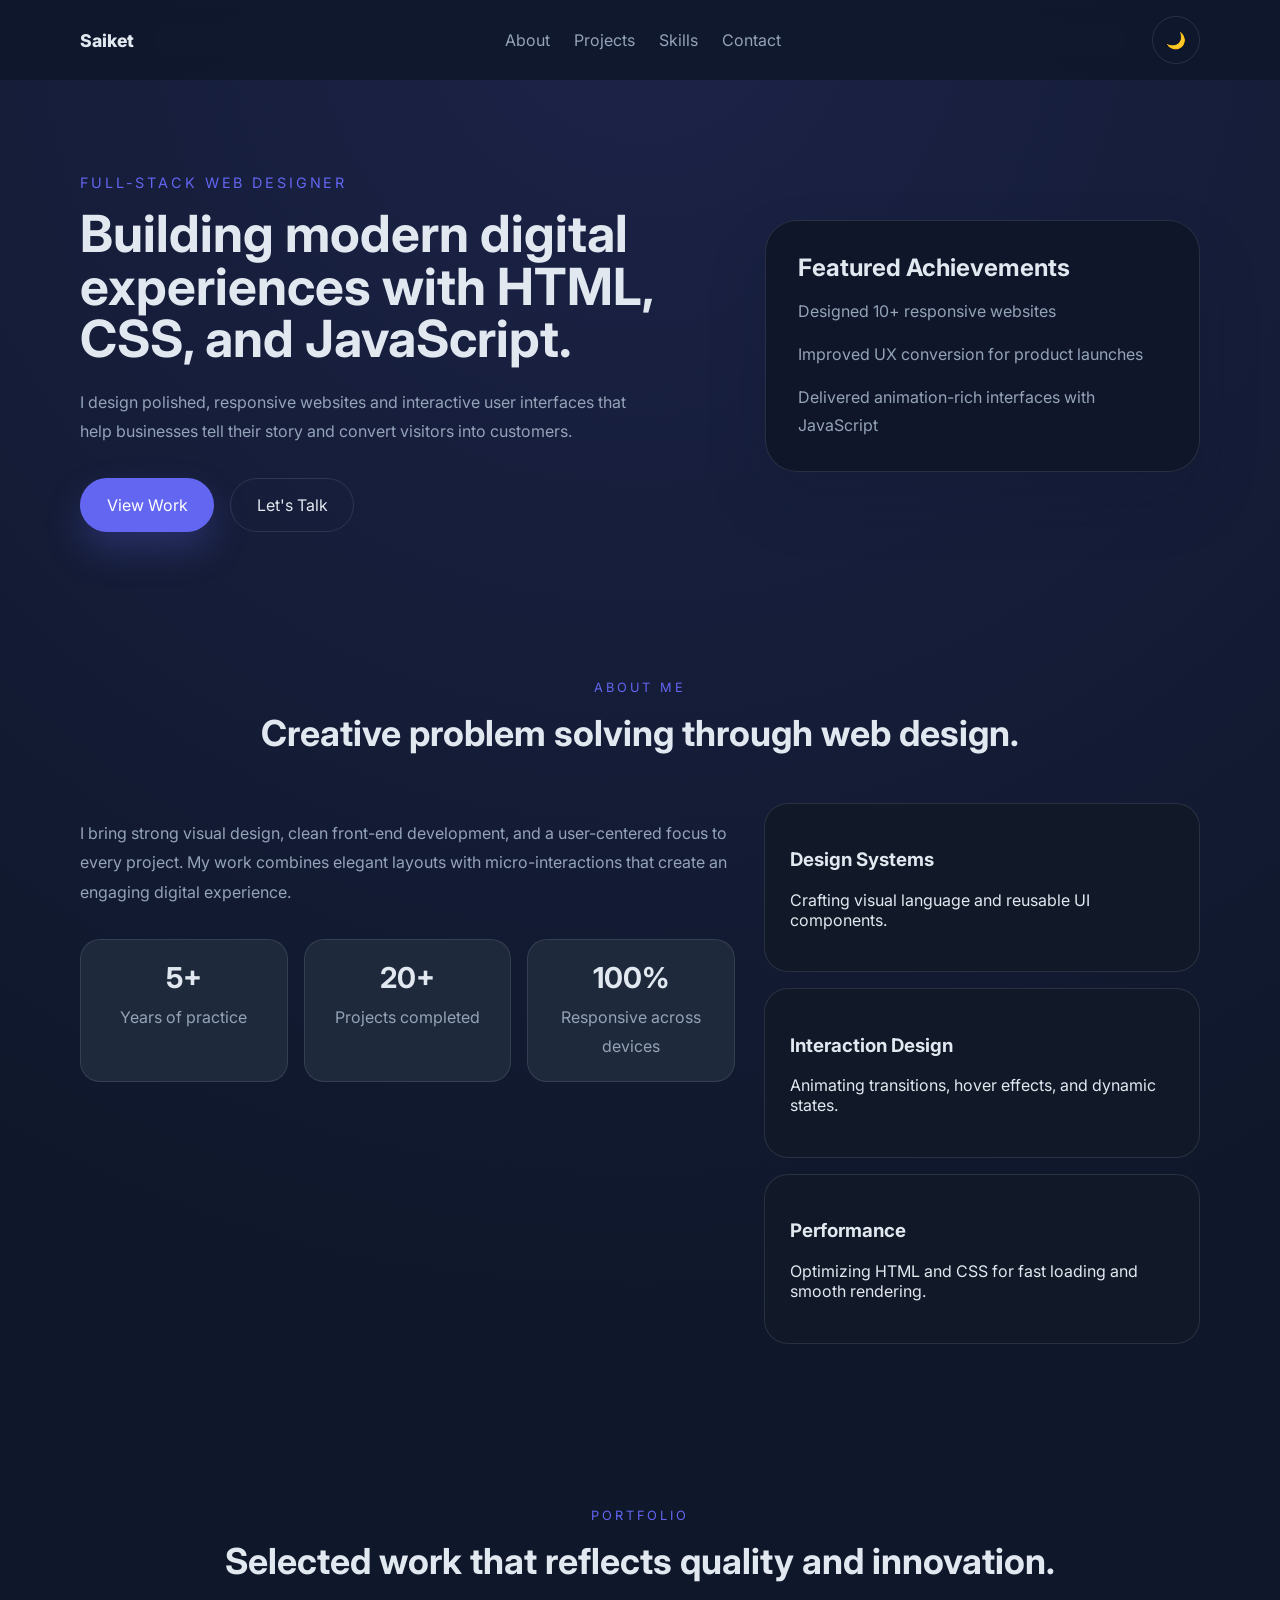
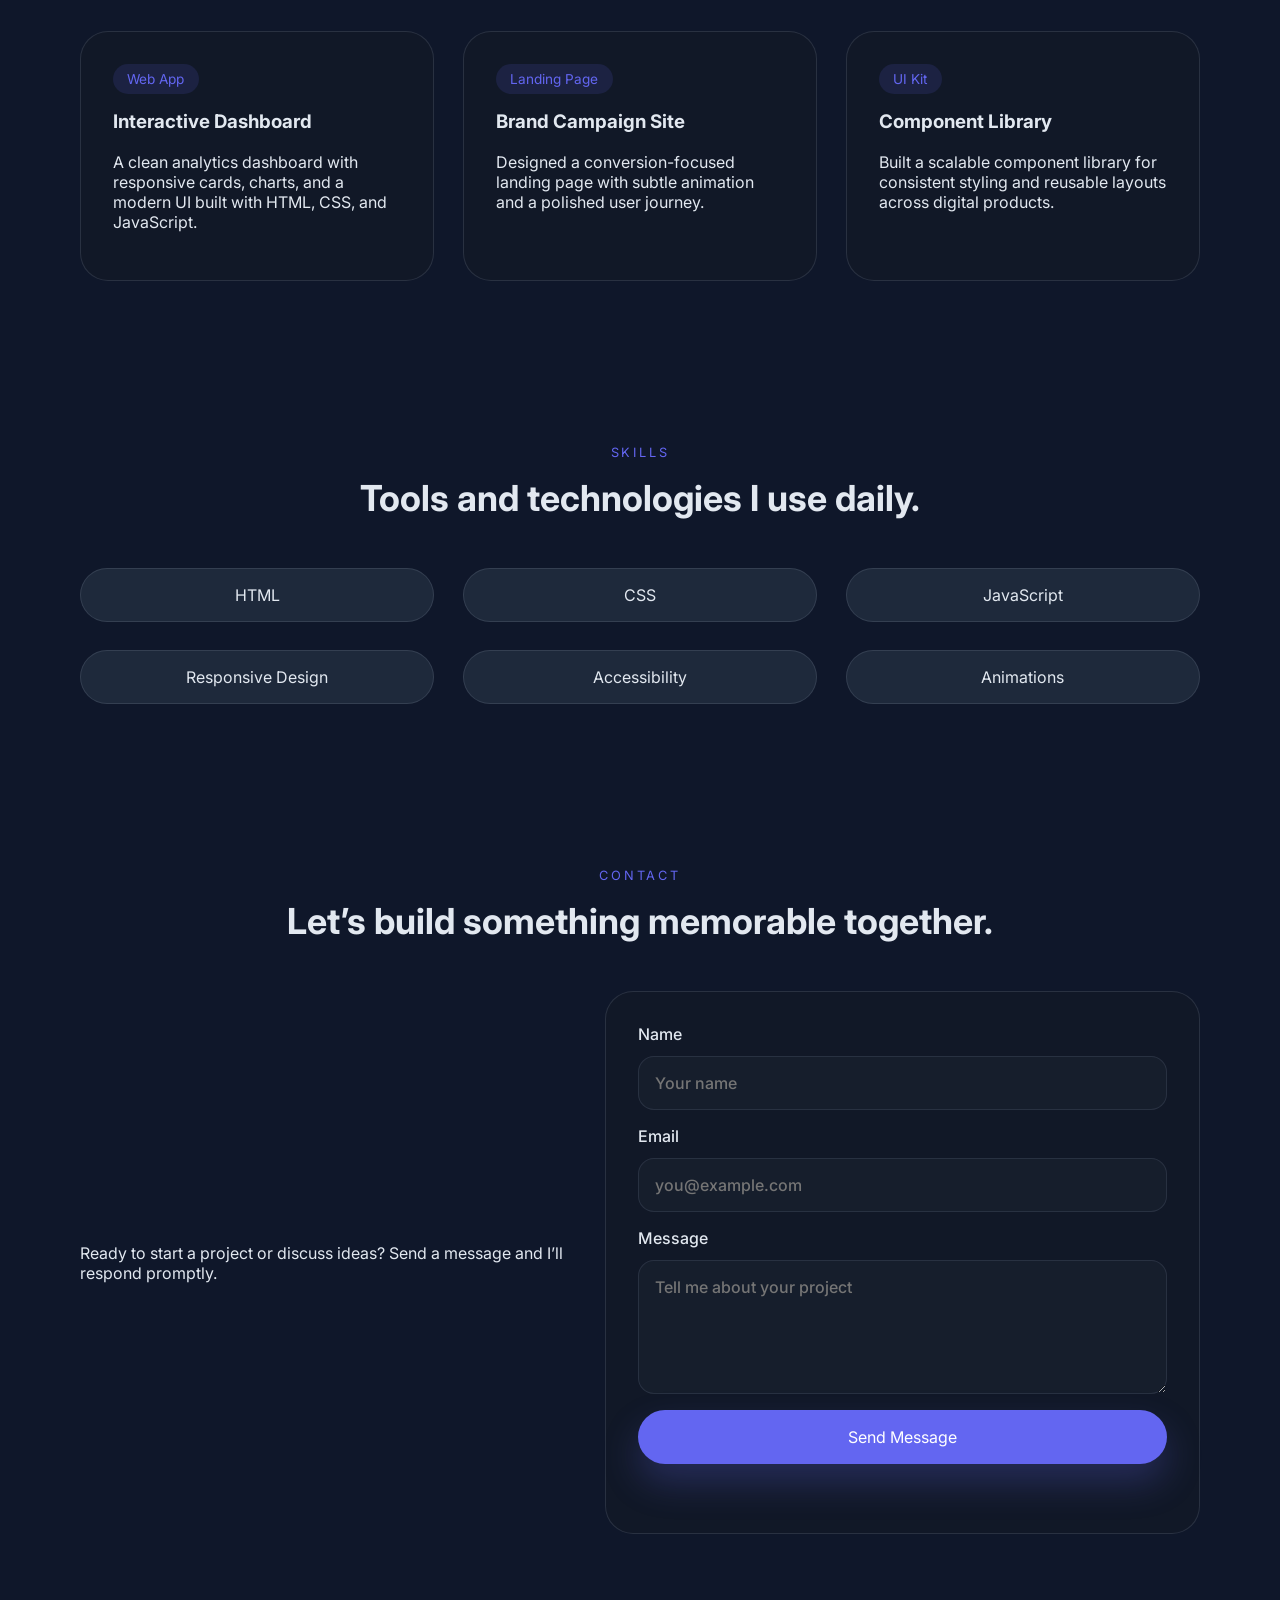
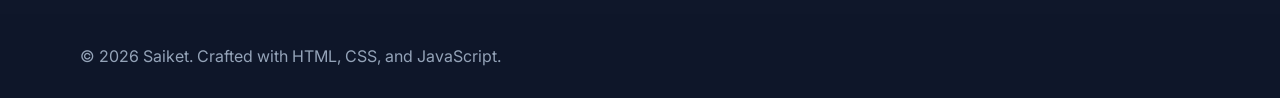
<file: index.html>
<!DOCTYPE html>
<html lang="en">
  <head>
    <meta charset="UTF-8" />
    <meta name="viewport" content="width=device-width, initial-scale=1.0" />
    <title>Portfolio | Saiket Ass</title>
    <link rel="preconnect" href="https://fonts.googleapis.com" />
    <link rel="preconnect" href="https://fonts.gstatic.com" crossorigin />
    <link
      href="https://fonts.googleapis.com/css2?family=Inter:wght@400;500;600;700;800&display=swap"
      rel="stylesheet"
    />
    <link rel="stylesheet" href="styles.css" />
  </head>
  <body>
    <header class="site-header">
      <div class="container header-inner">
        <a href="#home" class="brand">Saiket</a>
        <nav class="nav-links" aria-label="Main navigation">
          <a href="#about">About</a>
          <a href="#projects">Projects</a>
          <a href="#skills">Skills</a>
          <a href="#contact">Contact</a>
        </nav>
        <button class="theme-toggle" id="themeToggle" aria-label="Toggle theme">
          🌙
        </button>
      </div>
    </header>

    <main>
      <section class="hero" id="home">
        <div class="container hero-grid">
          <div class="hero-copy">
            <p class="eyebrow">Full-Stack Web Designer</p>
            <h1>Building modern digital experiences with HTML, CSS, and JavaScript.</h1>
            <p class="hero-text">
              I design polished, responsive websites and interactive user
              interfaces that help businesses tell their story and convert
              visitors into customers.
            </p>
            <div class="hero-actions">
              <a class="btn btn-primary" href="#projects">View Work</a>
              <a class="btn btn-secondary" href="#contact">Let's Talk</a>
            </div>
          </div>
          <div class="hero-card">
            <div class="info-card">
              <h2>Featured Achievements</h2>
              <ul>
                <li>Designed 10+ responsive websites</li>
                <li>Improved UX conversion for product launches</li>
                <li>Delivered animation-rich interfaces with JavaScript</li>
              </ul>
            </div>
          </div>
        </div>
      </section>

      <section class="about section" id="about">
        <div class="container section-header">
          <span class="section-label">About Me</span>
          <h2>Creative problem solving through web design.</h2>
        </div>
        <div class="container about-grid">
          <div class="about-copy">
            <p>
              I bring strong visual design, clean front-end development, and a
              user-centered focus to every project. My work combines elegant
              layouts with micro-interactions that create an engaging digital
              experience.
            </p>
            <div class="stats-grid">
              <div class="stat">
                <h3>5+</h3>
                <p>Years of practice</p>
              </div>
              <div class="stat">
                <h3>20+</h3>
                <p>Projects completed</p>
              </div>
              <div class="stat">
                <h3>100%</h3>
                <p>Responsive across devices</p>
              </div>
            </div>
          </div>
          <div class="about-cards">
            <article class="skill-card">
              <h3>Design Systems</h3>
              <p>Crafting visual language and reusable UI components.</p>
            </article>
            <article class="skill-card">
              <h3>Interaction Design</h3>
              <p>Animating transitions, hover effects, and dynamic states.</p>
            </article>
            <article class="skill-card">
              <h3>Performance</h3>
              <p>Optimizing HTML and CSS for fast loading and smooth rendering.</p>
            </article>
          </div>
        </div>
      </section>

      <section class="projects section" id="projects">
        <div class="container section-header">
          <span class="section-label">Portfolio</span>
          <h2>Selected work that reflects quality and innovation.</h2>
        </div>
        <div class="container project-grid">
          <article class="project-card">
            <div class="project-badge">Web App</div>
            <h3>Interactive Dashboard</h3>
            <p>
              A clean analytics dashboard with responsive cards, charts, and a
              modern UI built with HTML, CSS, and JavaScript.
            </p>
          </article>
          <article class="project-card">
            <div class="project-badge">Landing Page</div>
            <h3>Brand Campaign Site</h3>
            <p>
              Designed a conversion-focused landing page with subtle animation
              and a polished user journey.
            </p>
          </article>
          <article class="project-card">
            <div class="project-badge">UI Kit</div>
            <h3>Component Library</h3>
            <p>
              Built a scalable component library for consistent styling and
              reusable layouts across digital products.
            </p>
          </article>
        </div>
      </section>

      <section class="skills section" id="skills">
        <div class="container section-header">
          <span class="section-label">Skills</span>
          <h2>Tools and technologies I use daily.</h2>
        </div>
        <div class="container skills-grid">
          <div class="skill-pill">HTML</div>
          <div class="skill-pill">CSS</div>
          <div class="skill-pill">JavaScript</div>
          <div class="skill-pill">Responsive Design</div>
          <div class="skill-pill">Accessibility</div>
          <div class="skill-pill">Animations</div>
        </div>
      </section>

      <section class="contact section" id="contact">
        <div class="container section-header">
          <span class="section-label">Contact</span>
          <h2>Let’s build something memorable together.</h2>
        </div>
        <div class="container contact-grid">
          <div class="contact-copy">
            <p>
              Ready to start a project or discuss ideas? Send a message and I’ll
              respond promptly.
            </p>
          </div>
          <form class="contact-form" id="contactForm">
            <label>
              Name
              <input type="text" name="name" placeholder="Your name" required />
            </label>
            <label>
              Email
              <input type="email" name="email" placeholder="you@example.com" required />
            </label>
            <label>
              Message
              <textarea name="message" rows="5" placeholder="Tell me about your project" required></textarea>
            </label>
            <button class="btn btn-primary" type="submit">Send Message</button>
            <p class="form-status" id="formStatus"></p>
          </form>
        </div>
      </section>
    </main>

    <footer class="site-footer">
      <div class="container footer-inner">
        <p>© 2026 Saiket. Crafted with HTML, CSS, and JavaScript.</p>
      </div>
    </footer>

    <script src="script.js"></script>
  </body>
</html>
</file>
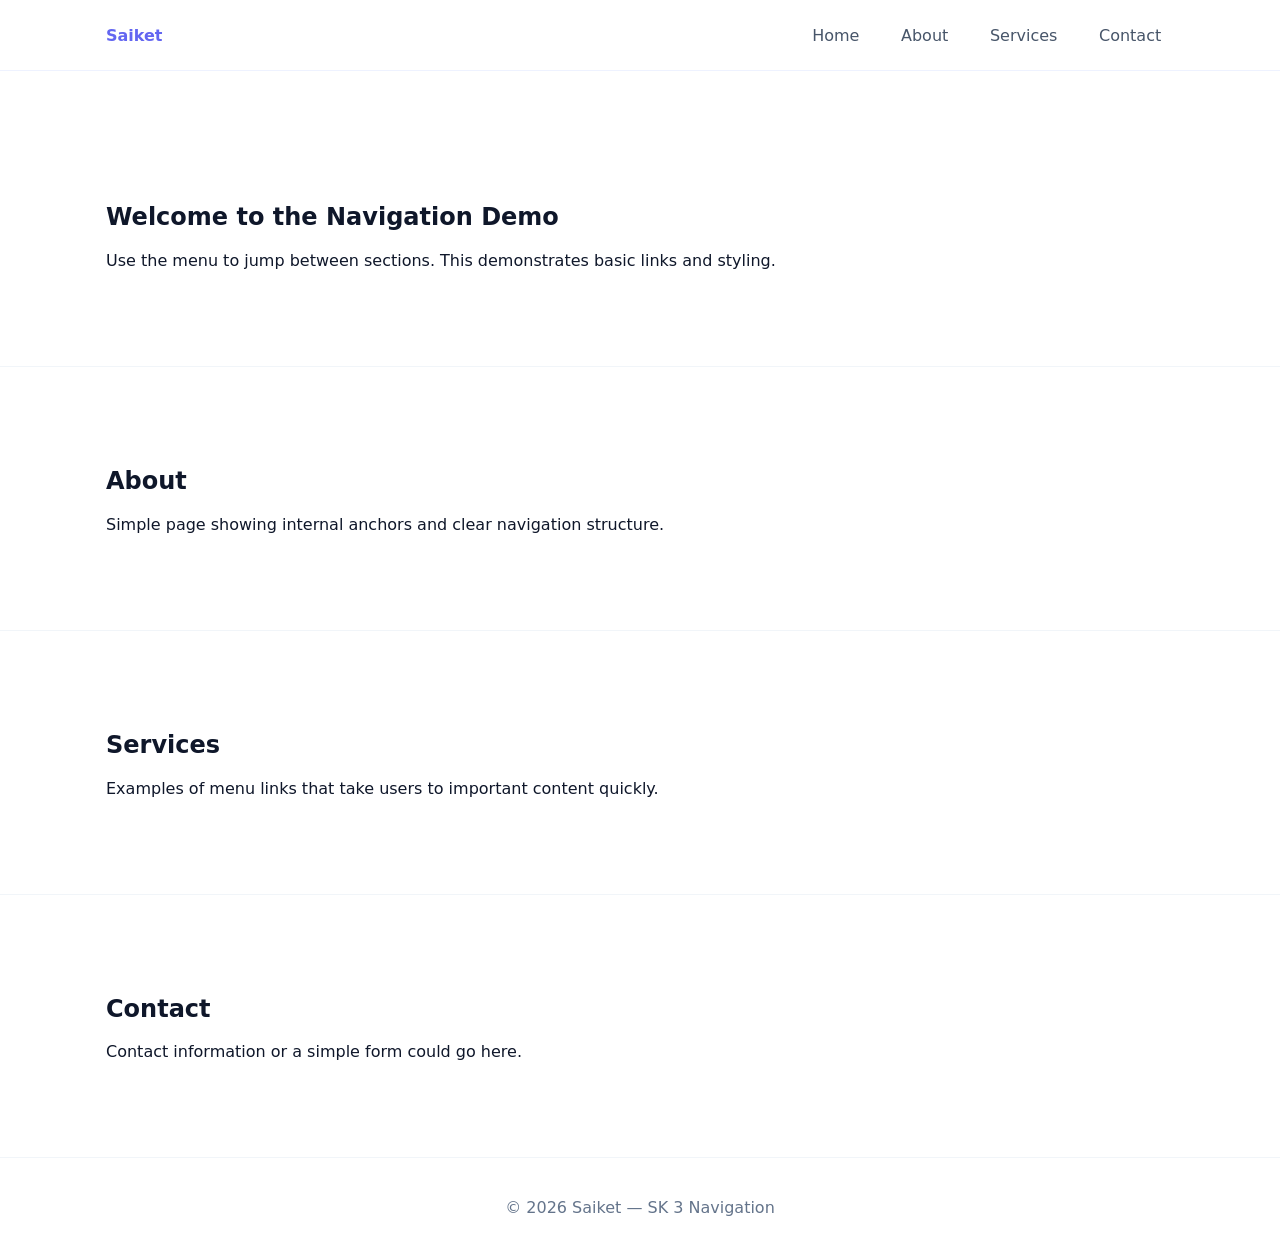
<file: sk3-navigation.html>
<!DOCTYPE html>
<html lang="en">
  <head>
    <meta charset="utf-8" />
    <meta name="viewport" content="width=device-width, initial-scale=1" />
    <title>SK 3 — Simple Navigation Demo</title>
    <link rel="stylesheet" href="sk3-styles.css" />
  </head>
  <body>
    <header class="site-header">
      <div class="container">
        <a class="brand" href="#home">Saiket</a>
        <nav class="main-nav" aria-label="Primary">
          <a href="#home">Home</a>
          <a href="#about">About</a>
          <a href="#services">Services</a>
          <a href="#contact">Contact</a>
        </nav>
        <button class="menu-toggle" aria-expanded="false" aria-controls="primary-nav">☰</button>
      </div>
    </header>

    <main>
      <section id="home" class="section hero">
        <div class="container">
          <h1>Welcome to the Navigation Demo</h1>
          <p>Use the menu to jump between sections. This demonstrates basic links and styling.</p>
        </div>
      </section>

      <section id="about" class="section">
        <div class="container">
          <h2>About</h2>
          <p>Simple page showing internal anchors and clear navigation structure.</p>
        </div>
      </section>

      <section id="services" class="section">
        <div class="container">
          <h2>Services</h2>
          <p>Examples of menu links that take users to important content quickly.</p>
        </div>
      </section>

      <section id="contact" class="section">
        <div class="container">
          <h2>Contact</h2>
          <p>Contact information or a simple form could go here.</p>
        </div>
      </section>
    </main>

    <footer class="site-footer">
      <div class="container">© 2026 Saiket — SK 3 Navigation</div>
    </footer>

    <script>
      // Small menu toggle for small screens
      const toggle = document.querySelector('.menu-toggle');
      const nav = document.querySelector('.main-nav');
      toggle.addEventListener('click', () => {
        const expanded = toggle.getAttribute('aria-expanded') === 'true';
        toggle.setAttribute('aria-expanded', String(!expanded));
        nav.classList.toggle('open');
      });
    </script>
  </body>
</html>
</file>
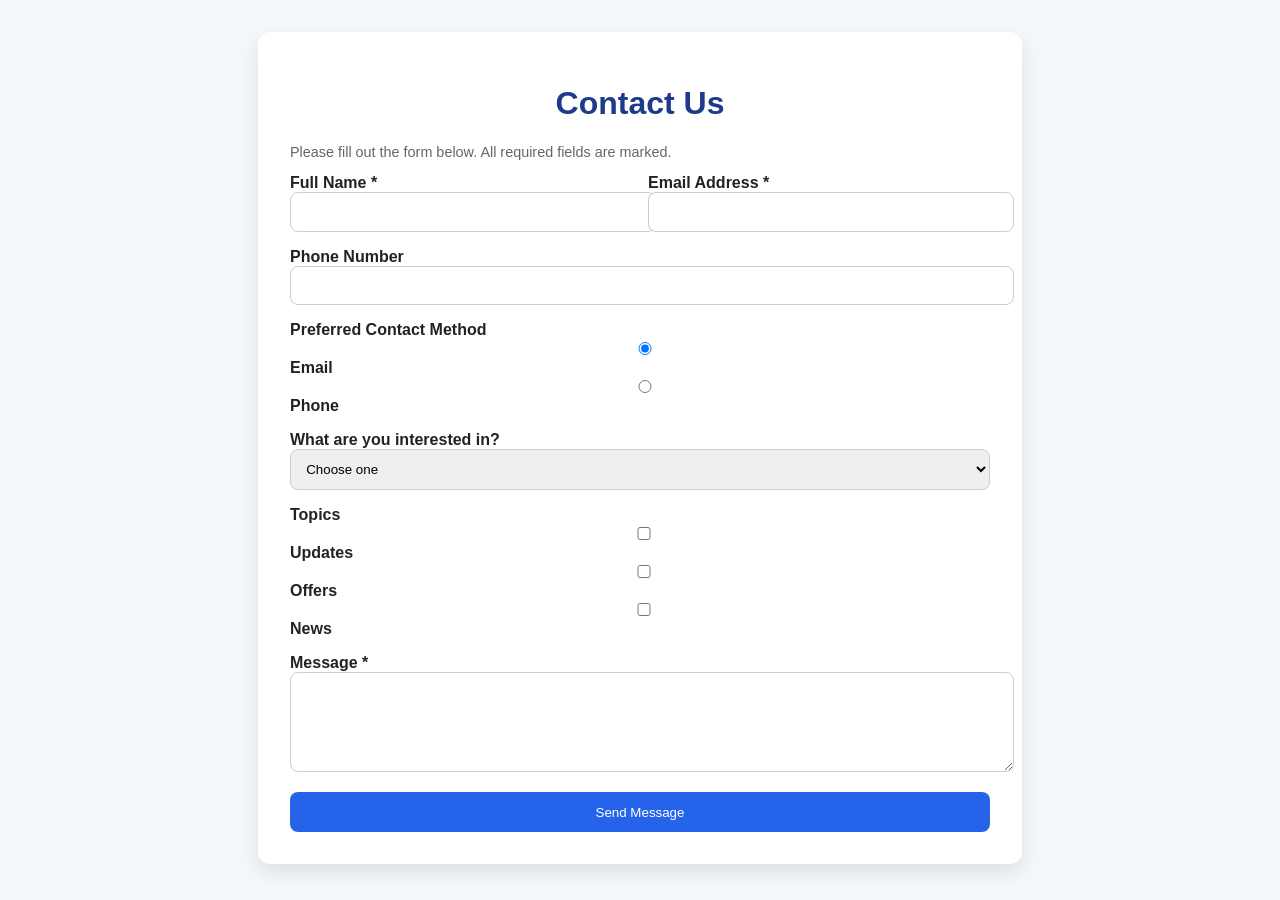
<file: task4-form.html>
<!DOCTYPE html>
<html lang="en">
  <head>
    <meta charset="UTF-8" />
    <meta name="viewport" content="width=device-width, initial-scale=1.0" />
    <title>Task 4 - HTML Form</title>
    <style>
      body {
        font-family: Arial, sans-serif;
        background: #f4f7fb;
        margin: 0;
        padding: 2rem;
        color: #222;
      }

      .container {
        max-width: 700px;
        margin: auto;
        background: white;
        padding: 2rem;
        border-radius: 12px;
        box-shadow: 0 8px 20px rgba(0, 0, 0, 0.1);
      }

      h1 {
        text-align: center;
        color: #1e3a8a;
      }

      form {
        display: grid;
        gap: 1rem;
      }

      label {
        font-weight: bold;
      }

      input, select, textarea {
        width: 100%;
        padding: 0.7rem;
        border: 1px solid #ccc;
        border-radius: 8px;
      }

      .inline-group {
        display: flex;
        gap: 1rem;
        flex-wrap: wrap;
      }

      .inline-group div {
        flex: 1;
        min-width: 180px;
      }

      button {
        padding: 0.8rem 1.2rem;
        background: #2563eb;
        color: white;
        border: none;
        border-radius: 8px;
        cursor: pointer;
      }

      button:hover {
        background: #1d4ed8;
      }

      .note {
        font-size: 0.9rem;
        color: #666;
      }
    </style>
  </head>
  <body>
    <div class="container">
      <h1>Contact Us</h1>
      <p class="note">Please fill out the form below. All required fields are marked.</p>

      <form action="#" method="post">
        <div class="inline-group">
          <div>
            <label for="fullname">Full Name *</label>
            <input type="text" id="fullname" name="fullname" required />
          </div>
          <div>
            <label for="email">Email Address *</label>
            <input type="email" id="email" name="email" required />
          </div>
        </div>

        <div>
          <label for="phone">Phone Number</label>
          <input type="tel" id="phone" name="phone" />
        </div>

        <div>
          <label>Preferred Contact Method</label>
          <div>
            <input type="radio" id="emailMethod" name="contactMethod" value="Email" checked />
            <label for="emailMethod">Email</label>
          </div>
          <div>
            <input type="radio" id="phoneMethod" name="contactMethod" value="Phone" />
            <label for="phoneMethod">Phone</label>
          </div>
        </div>

        <div>
          <label for="interest">What are you interested in?</label>
          <select id="interest" name="interest">
            <option value="">Choose one</option>
            <option value="product">Product Inquiry</option>
            <option value="support">Support</option>
            <option value="feedback">Feedback</option>
          </select>
        </div>

        <div>
          <label>Topics</label>
          <div>
            <input type="checkbox" id="updates" name="topics" value="Updates" />
            <label for="updates">Updates</label>
          </div>
          <div>
            <input type="checkbox" id="offers" name="topics" value="Offers" />
            <label for="offers">Offers</label>
          </div>
          <div>
            <input type="checkbox" id="news" name="topics" value="News" />
            <label for="news">News</label>
          </div>
        </div>

        <div>
          <label for="message">Message *</label>
          <textarea id="message" name="message" rows="5" required></textarea>
        </div>

        <button type="submit">Send Message</button>
      </form>
    </div>
  </body>
</html>
</file>
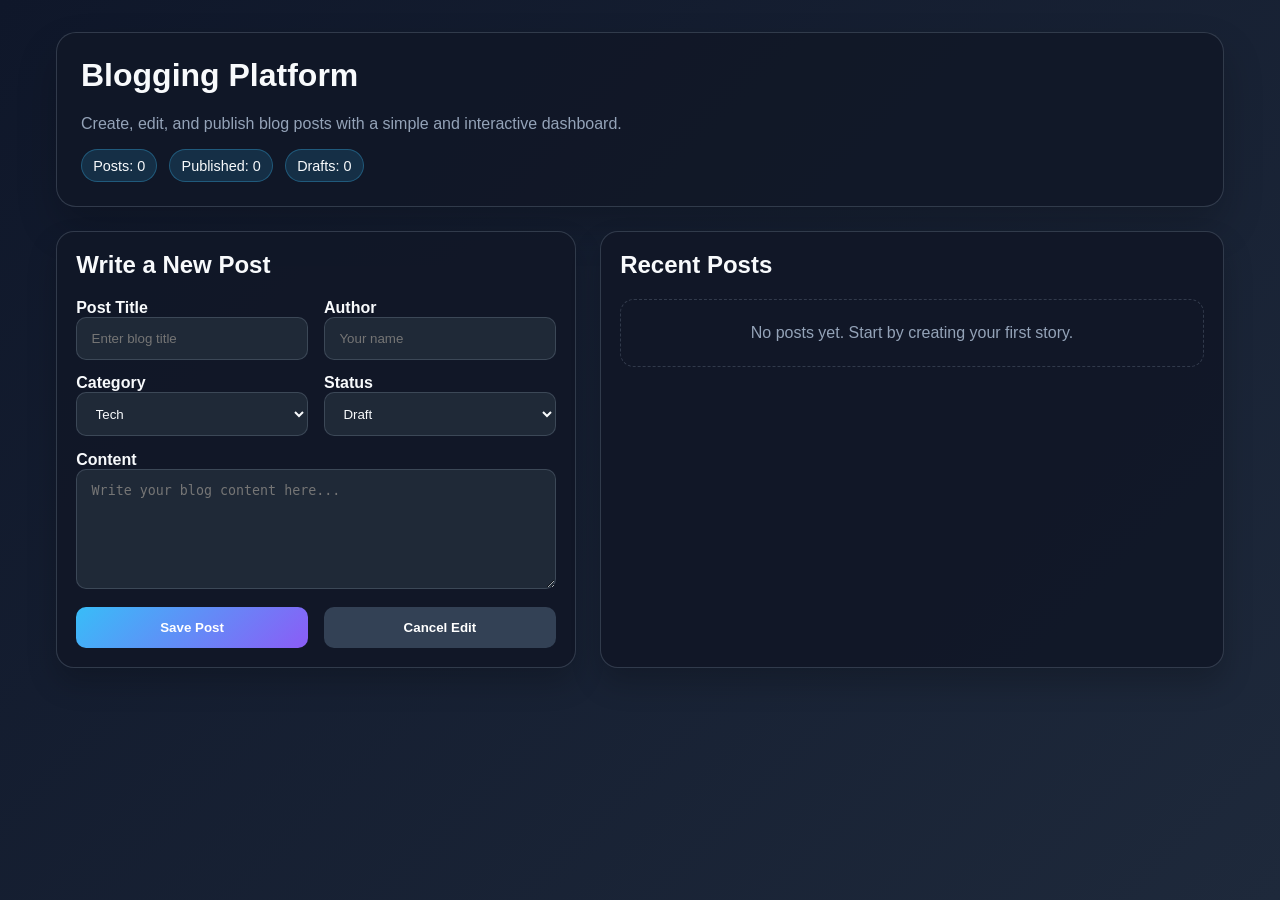
<file: task5-blogging.html>
<!DOCTYPE html>
<html lang="en">
  <head>
    <meta charset="UTF-8" />
    <meta name="viewport" content="width=device-width, initial-scale=1.0" />
    <title>Task 5 - Blogging Platform</title>
    <style>
      :root {
        --bg: #0f172a;
        --panel: #111827;
        --panel-2: #1f2937;
        --text: #f8fafc;
        --muted: #94a3b8;
        --accent: #38bdf8;
        --accent-2: #8b5cf6;
        --border: rgba(148, 163, 184, 0.25);
      }

      * { box-sizing: border-box; }
      body {
        margin: 0;
        font-family: Arial, sans-serif;
        background: linear-gradient(135deg, var(--bg), #1e293b);
        color: var(--text);
        min-height: 100vh;
      }

      .shell {
        max-width: 1200px;
        margin: 0 auto;
        padding: 2rem 1rem 3rem;
      }

      header {
        margin-bottom: 1.5rem;
      }

      .hero {
        background: rgba(17, 24, 39, 0.9);
        border: 1px solid var(--border);
        border-radius: 20px;
        padding: 1.5rem;
        box-shadow: 0 20px 40px rgba(0, 0, 0, 0.2);
      }

      h1, h2, h3 { margin-top: 0; }
      .muted { color: var(--muted); }

      .layout {
        display: grid;
        grid-template-columns: 1fr 1.2fr;
        gap: 1.5rem;
      }

      .card {
        background: rgba(17, 24, 39, 0.95);
        border: 1px solid var(--border);
        border-radius: 18px;
        padding: 1.2rem;
        box-shadow: 0 15px 30px rgba(0, 0, 0, 0.2);
      }

      form { display: grid; gap: 0.9rem; }
      label { font-weight: 600; }
      input, select, textarea {
        width: 100%;
        padding: 0.8rem 0.9rem;
        border-radius: 10px;
        border: 1px solid var(--border);
        background: var(--panel-2);
        color: var(--text);
      }

      textarea { min-height: 120px; resize: vertical; }

      .row { display: flex; gap: 1rem; flex-wrap: wrap; }
      .row > * { flex: 1; min-width: 180px; }

      button {
        padding: 0.8rem 1rem;
        border: none;
        border-radius: 10px;
        cursor: pointer;
        font-weight: 700;
      }

      .primary-btn {
        background: linear-gradient(135deg, var(--accent), var(--accent-2));
        color: white;
      }

      .secondary-btn {
        background: #334155;
        color: white;
      }

      .stats {
        display: flex;
        gap: 0.75rem;
        flex-wrap: wrap;
        margin-top: 1rem;
      }

      .stat-pill {
        background: rgba(56, 189, 248, 0.15);
        border: 1px solid rgba(56, 189, 248, 0.3);
        border-radius: 999px;
        padding: 0.45rem 0.7rem;
        font-size: 0.9rem;
      }

      .post-list {
        display: grid;
        gap: 1rem;
      }

      .post {
        background: rgba(30, 41, 59, 0.9);
        border: 1px solid var(--border);
        border-radius: 16px;
        padding: 1rem;
      }

      .post-head {
        display: flex;
        justify-content: space-between;
        gap: 0.75rem;
        align-items: center;
        margin-bottom: 0.75rem;
      }

      .post-title { margin: 0; font-size: 1.1rem; }
      .badge {
        display: inline-block;
        padding: 0.3rem 0.6rem;
        border-radius: 999px;
        font-size: 0.8rem;
        background: rgba(139, 92, 246, 0.2);
        color: #ddd6fe;
      }

      .post-actions {
        display: flex;
        gap: 0.5rem;
        flex-wrap: wrap;
        margin-top: 0.8rem;
      }

      .tiny-btn {
        padding: 0.5rem 0.7rem;
        font-size: 0.85rem;
        background: #334155;
        color: white;
      }

      .empty {
        text-align: center;
        padding: 1.5rem;
        color: var(--muted);
        border: 1px dashed var(--border);
        border-radius: 14px;
      }

      @media (max-width: 900px) {
        .layout { grid-template-columns: 1fr; }
      }
    </style>
  </head>
  <body>
    <div class="shell">
      <header class="hero">
        <h1>Blogging Platform</h1>
        <p class="muted">Create, edit, and publish blog posts with a simple and interactive dashboard.</p>
        <div class="stats">
          <span class="stat-pill" id="totalPosts">Posts: 0</span>
          <span class="stat-pill" id="publishedPosts">Published: 0</span>
          <span class="stat-pill" id="draftPosts">Drafts: 0</span>
        </div>
      </header>

      <div class="layout">
        <section class="card">
          <h2 id="formTitle">Write a New Post</h2>
          <form id="blogForm">
            <input type="hidden" id="postId" />
            <div class="row">
              <div>
                <label for="title">Post Title</label>
                <input type="text" id="title" placeholder="Enter blog title" required />
              </div>
              <div>
                <label for="author">Author</label>
                <input type="text" id="author" placeholder="Your name" required />
              </div>
            </div>

            <div class="row">
              <div>
                <label for="category">Category</label>
                <select id="category">
                  <option value="Tech">Tech</option>
                  <option value="Lifestyle">Lifestyle</option>
                  <option value="Education">Education</option>
                  <option value="Travel">Travel</option>
                </select>
              </div>
              <div>
                <label for="status">Status</label>
                <select id="status">
                  <option value="Draft">Draft</option>
                  <option value="Published">Published</option>
                </select>
              </div>
            </div>

            <div>
              <label for="content">Content</label>
              <textarea id="content" placeholder="Write your blog content here..." required></textarea>
            </div>

            <div class="row">
              <button type="submit" class="primary-btn">Save Post</button>
              <button type="button" id="cancelEdit" class="secondary-btn">Cancel Edit</button>
            </div>
          </form>
        </section>

        <section class="card">
          <h2>Recent Posts</h2>
          <div id="postList" class="post-list"></div>
        </section>
      </div>
    </div>

    <script>
      const storageKey = 'task5-blog-posts';
      const form = document.getElementById('blogForm');
      const postList = document.getElementById('postList');
      const formTitle = document.getElementById('formTitle');
      const cancelEditBtn = document.getElementById('cancelEdit');
      const postIdInput = document.getElementById('postId');
      const titleInput = document.getElementById('title');
      const authorInput = document.getElementById('author');
      const categoryInput = document.getElementById('category');
      const statusInput = document.getElementById('status');
      const contentInput = document.getElementById('content');

      let posts = JSON.parse(localStorage.getItem(storageKey)) || [];

      function savePosts() {
        localStorage.setItem(storageKey, JSON.stringify(posts));
        renderPosts();
        updateStats();
      }

      function updateStats() {
        document.getElementById('totalPosts').textContent = `Posts: ${posts.length}`;
        document.getElementById('publishedPosts').textContent = `Published: ${posts.filter(post => post.status === 'Published').length}`;
        document.getElementById('draftPosts').textContent = `Drafts: ${posts.filter(post => post.status === 'Draft').length}`;
      }

      function renderPosts() {
        if (!posts.length) {
          postList.innerHTML = '<div class="empty">No posts yet. Start by creating your first story.</div>';
          return;
        }

        postList.innerHTML = posts
          .slice()
          .sort((a, b) => new Date(b.createdAt) - new Date(a.createdAt))
          .map(post => `
            <article class="post">
              <div class="post-head">
                <div>
                  <h3 class="post-title">${post.title}</h3>
                  <p class="muted">By ${post.author} • ${post.category}</p>
                </div>
                <span class="badge">${post.status}</span>
              </div>
              <p>${post.content}</p>
              <div class="post-actions">
                <button type="button" class="tiny-btn" onclick="editPost('${post.id}')">Edit</button>
                <button type="button" class="tiny-btn" onclick="publishPost('${post.id}')">Publish</button>
                <button type="button" class="tiny-btn" onclick="deletePost('${post.id}')">Delete</button>
              </div>
            </article>
          `).join('');
      }

      function resetForm() {
        form.reset();
        postIdInput.value = '';
        formTitle.textContent = 'Write a New Post';
        categoryInput.value = 'Tech';
        statusInput.value = 'Draft';
      }

      window.editPost = function (id) {
        const post = posts.find(item => item.id === id);
        if (!post) return;
        postIdInput.value = post.id;
        titleInput.value = post.title;
        authorInput.value = post.author;
        categoryInput.value = post.category;
        statusInput.value = post.status;
        contentInput.value = post.content;
        formTitle.textContent = 'Edit Post';
        window.scrollTo({ top: 0, behavior: 'smooth' });
      };

      window.publishPost = function (id) {
        posts = posts.map(post => post.id === id ? { ...post, status: 'Published', updatedAt: new Date().toISOString() } : post);
        savePosts();
      };

      window.deletePost = function (id) {
        posts = posts.filter(post => post.id !== id);
        savePosts();
        if (postIdInput.value === id) resetForm();
      };

      form.addEventListener('submit', (event) => {
        event.preventDefault();
        const postData = {
          id: postIdInput.value || crypto.randomUUID(),
          title: titleInput.value.trim(),
          author: authorInput.value.trim(),
          category: categoryInput.value,
          status: statusInput.value,
          content: contentInput.value.trim(),
          createdAt: postIdInput.value ? posts.find(post => post.id === postIdInput.value)?.createdAt : new Date().toISOString(),
          updatedAt: new Date().toISOString()
        };

        if (!postData.title || !postData.author || !postData.content) return;

        if (postIdInput.value) {
          posts = posts.map(post => post.id === postData.id ? postData : post);
        } else {
          posts.unshift(postData);
        }

        savePosts();
        resetForm();
      });

      cancelEditBtn.addEventListener('click', resetForm);
      updateStats();
      renderPosts();
    </script>
  </body>
</html>
</file>
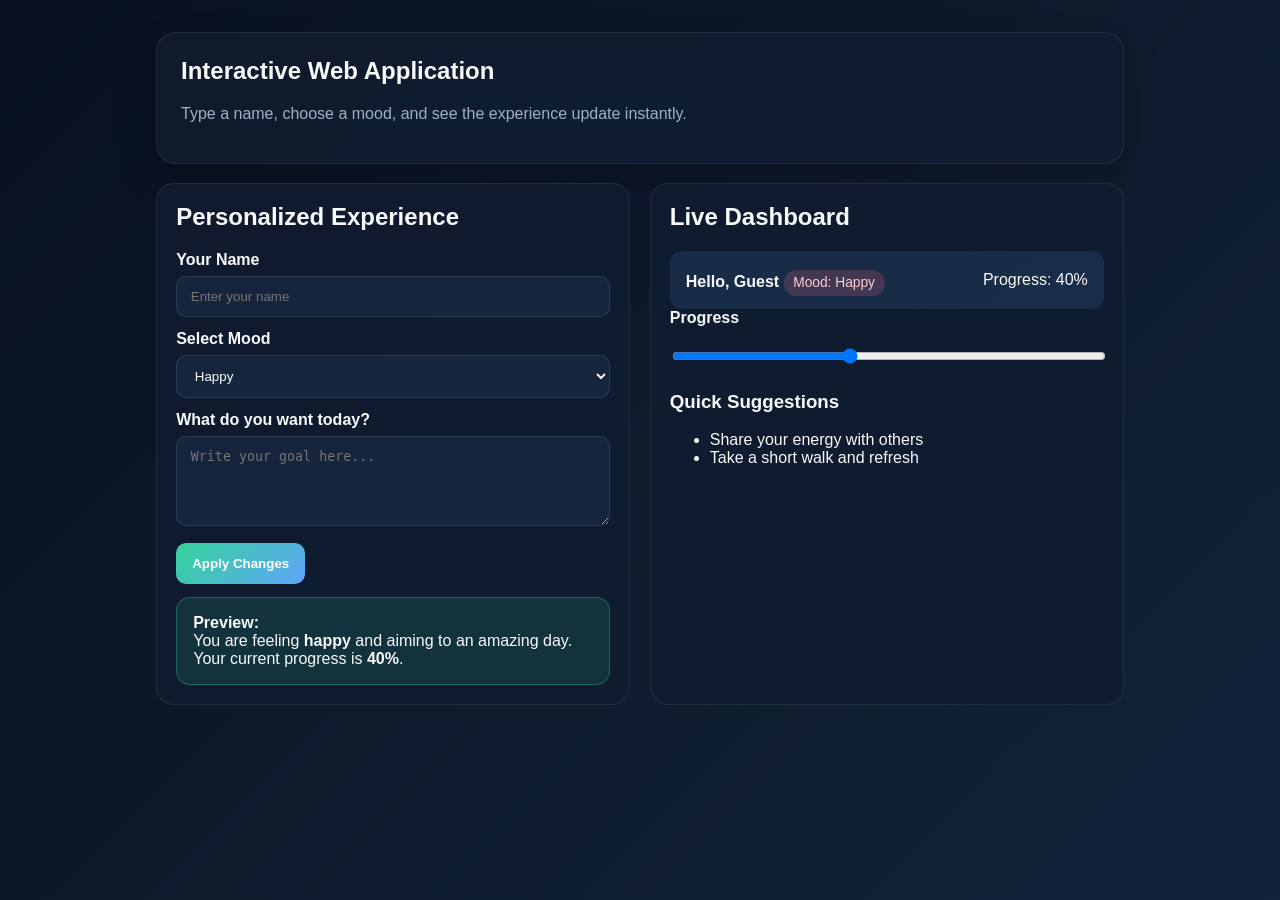
<file: task6-interactive-app.html>
<!DOCTYPE html>
<html lang="en">
  <head>
    <meta charset="UTF-8" />
    <meta name="viewport" content="width=device-width, initial-scale=1.0" />
    <title>Task 6 - Interactive Web Application</title>
    <style>
      :root {
        --bg: #07111f;
        --panel: #101c2f;
        --panel-2: #16253b;
        --text: #f8fafc;
        --muted: #9fb0c9;
        --accent: #34d399;
        --accent-2: #60a5fa;
        --danger: #fb7185;
      }

      * { box-sizing: border-box; }
      body {
        margin: 0;
        font-family: Arial, sans-serif;
        background: linear-gradient(135deg, var(--bg), #14233a);
        color: var(--text);
        min-height: 100vh;
      }

      .container {
        max-width: 1000px;
        margin: 0 auto;
        padding: 2rem 1rem 3rem;
      }

      .hero {
        padding: 1.5rem;
        border-radius: 20px;
        background: rgba(16, 28, 47, 0.95);
        border: 1px solid rgba(255,255,255,0.08);
        box-shadow: 0 20px 40px rgba(0,0,0,0.2);
      }

      h1, h2, h3 { margin-top: 0; }
      .muted { color: var(--muted); }

      .grid {
        display: grid;
        grid-template-columns: 1fr 1fr;
        gap: 1.2rem;
        margin-top: 1.2rem;
      }

      .card {
        background: rgba(16, 28, 47, 0.96);
        border-radius: 18px;
        padding: 1.2rem;
        border: 1px solid rgba(255,255,255,0.08);
      }

      label { display: block; margin-bottom: 0.4rem; font-weight: 600; }
      input, select, textarea {
        width: 100%;
        padding: 0.75rem 0.85rem;
        border-radius: 10px;
        border: 1px solid rgba(255,255,255,0.1);
        background: var(--panel-2);
        color: var(--text);
        margin-bottom: 0.85rem;
      }

      textarea { min-height: 90px; resize: vertical; }

      button {
        padding: 0.8rem 1rem;
        border: none;
        border-radius: 10px;
        cursor: pointer;
        font-weight: 700;
        background: linear-gradient(135deg, var(--accent), var(--accent-2));
        color: white;
      }

      .result {
        padding: 1rem;
        border-radius: 14px;
        background: rgba(52, 211, 153, 0.13);
        border: 1px solid rgba(52, 211, 153, 0.32);
        margin-top: 0.8rem;
      }

      .summary {
        display: flex;
        justify-content: space-between;
        align-items: center;
        gap: 0.5rem;
        margin-top: 0.75rem;
        padding: 0.8rem 1rem;
        border-radius: 12px;
        background: rgba(96, 165, 250, 0.12);
      }

      .pill {
        display: inline-block;
        padding: 0.35rem 0.6rem;
        border-radius: 999px;
        background: rgba(251, 113, 133, 0.18);
        color: #fecdd3;
        font-size: 0.86rem;
        margin-top: 0.35rem;
      }

      @media (max-width: 800px) {
        .grid { grid-template-columns: 1fr; }
      }
    </style>
  </head>
  <body>
    <div class="container">
      <section class="hero">
        <h1>Interactive Web Application</h1>
        <p class="muted">Type a name, choose a mood, and see the experience update instantly.</p>
      </section>

      <div class="grid">
        <div class="card">
          <h2>Personalized Experience</h2>
          <label for="name">Your Name</label>
          <input type="text" id="name" placeholder="Enter your name" />

          <label for="mood">Select Mood</label>
          <select id="mood">
            <option value="happy">Happy</option>
            <option value="focused">Focused</option>
            <option value="creative">Creative</option>
            <option value="energetic">Energetic</option>
          </select>

          <label for="goal">What do you want today?</label>
          <textarea id="goal" placeholder="Write your goal here..."></textarea>

          <button id="applyBtn">Apply Changes</button>
          <div id="resultBox" class="result">Your personalized preview will appear here.</div>
        </div>

        <div class="card">
          <h2>Live Dashboard</h2>
          <div class="summary">
            <div>
              <strong id="welcomeText">Hello, Guest</strong>
              <div class="pill" id="moodBadge">Mood: Happy</div>
            </div>
            <div id="progressText">Progress: 0%</div>
          </div>

          <label for="progress">Progress</label>
          <input type="range" id="progress" min="0" max="100" value="40" />

          <h3>Quick Suggestions</h3>
          <ul id="tipsList"></ul>
        </div>
      </div>
    </div>

    <script>
      const nameInput = document.getElementById('name');
      const moodInput = document.getElementById('mood');
      const goalInput = document.getElementById('goal');
      const applyBtn = document.getElementById('applyBtn');
      const resultBox = document.getElementById('resultBox');
      const welcomeText = document.getElementById('welcomeText');
      const moodBadge = document.getElementById('moodBadge');
      const progressText = document.getElementById('progressText');
      const progressInput = document.getElementById('progress');
      const tipsList = document.getElementById('tipsList');

      const moodTips = {
        happy: ['Share your energy with others', 'Take a short walk and refresh'],
        focused: ['Break work into small tasks', 'Set a timer for 25 minutes'],
        creative: ['Sketch an idea quickly', 'Try a new color or layout'],
        energetic: ['Start with the hardest task', 'Keep your momentum going']
      };

      function updateDashboard() {
        const name = nameInput.value.trim() || 'Guest';
        const mood = moodInput.value;
        const goal = goalInput.value.trim() || 'an amazing day';
        const progress = progressInput.value;

        welcomeText.textContent = `Hello, ${name}`;
        moodBadge.textContent = `Mood: ${mood.charAt(0).toUpperCase() + mood.slice(1)}`;
        progressText.textContent = `Progress: ${progress}%`;

        tipsList.innerHTML = moodTips[mood]
          .map(tip => `<li>${tip}</li>`)
          .join('');

        resultBox.innerHTML = `
          <strong>Preview:</strong><br>
          You are feeling <b>${mood}</b> and aiming to ${goal}.<br>
          Your current progress is <b>${progress}%</b>.
        `;
      }

      applyBtn.addEventListener('click', updateDashboard);
      [nameInput, moodInput, goalInput, progressInput].forEach(input => {
        input.addEventListener('input', updateDashboard);
      });

      updateDashboard();
    </script>
  </body>
</html>
</file>
<file: styles.css>
:root {
  --bg: #0f172a;
  --surface: #111827;
  --surface-alt: #1e293b;
  --text: #e2e8f0;
  --text-muted: #94a3b8;
  --primary: #6366f1;
  --primary-strong: #4f46e5;
  --border: rgba(148, 163, 184, 0.18);
  --shadow: 0 30px 60px rgba(15, 23, 42, 0.18);
}

.light-theme {
  --bg: #f8fafc;
  --surface: #ffffff;
  --surface-alt: #f1f5f9;
  --text: #0f172a;
  --text-muted: #475569;
  --primary: #5b21b6;
  --primary-strong: #4338ca;
  --border: rgba(99, 102, 241, 0.18);
  --shadow: 0 30px 60px rgba(15, 23, 42, 0.1);
}

* {
  box-sizing: border-box;
}

html {
  scroll-behavior: smooth;
}

body {
  margin: 0;
  font-family: 'Inter', system-ui, sans-serif;
  background: radial-gradient(circle at top, rgba(99, 102, 241, 0.15), transparent 40%),
    var(--bg);
  color: var(--text);
  min-height: 100vh;
}

img,
svg {
  display: block;
  max-width: 100%;
}

button,
input,
textarea {
  font: inherit;
}

.container {
  width: min(1120px, calc(100% - 2rem));
  margin: 0 auto;
}

.site-header,
.site-footer {
  position: sticky;
  top: 0;
  backdrop-filter: blur(20px);
  background: rgba(15, 23, 42, 0.84);
  z-index: 10;
}

.header-inner,
.footer-inner {
  display: flex;
  align-items: center;
  justify-content: space-between;
  gap: 1rem;
  padding: 1rem 0;
}

.brand {
  color: var(--text);
  font-weight: 800;
  font-size: 1.1rem;
  text-decoration: none;
}

.nav-links {
  display: flex;
  align-items: center;
  gap: 1.5rem;
}

.nav-links a {
  color: var(--text-muted);
  text-decoration: none;
  transition: color 0.25s ease;
}

.nav-links a:hover,
.nav-links a:focus-visible {
  color: var(--text);
}

.theme-toggle {
  width: 3rem;
  height: 3rem;
  border: 1px solid var(--border);
  border-radius: 999px;
  background: transparent;
  color: var(--text);
  cursor: pointer;
}

.hero {
  padding: 5rem 0 4rem;
}

.hero-grid {
  display: grid;
  gap: 2rem;
  grid-template-columns: minmax(0, 1.2fr) minmax(320px, 0.8fr);
  align-items: center;
}

.eyebrow {
  display: inline-flex;
  margin-bottom: 1rem;
  font-size: 0.9rem;
  text-transform: uppercase;
  letter-spacing: 0.2em;
  color: var(--primary);
}

.hero h1 {
  margin: 0;
  font-size: clamp(2.8rem, 4vw, 4.5rem);
  line-height: 1.02;
}

.hero-text {
  max-width: 55ch;
  line-height: 1.8;
  color: var(--text-muted);
  margin-top: 1.5rem;
}

.hero-actions {
  display: flex;
  flex-wrap: wrap;
  gap: 1rem;
  margin-top: 2rem;
}

.btn {
  display: inline-flex;
  align-items: center;
  justify-content: center;
  padding: 1rem 1.6rem;
  border-radius: 999px;
  border: 1px solid transparent;
  text-decoration: none;
  cursor: pointer;
  transition: transform 0.25s ease, box-shadow 0.25s ease, background-color 0.25s ease;
}

.btn:hover {
  transform: translateY(-2px);
}

.btn-primary {
  background: var(--primary);
  color: white;
  box-shadow: 0 18px 36px rgba(99, 102, 241, 0.25);
}

.btn-secondary {
  background: transparent;
  color: var(--text);
  border-color: var(--border);
}

.hero-card {
  padding: 2rem;
  background: rgba(15, 23, 42, 0.95);
  border: 1px solid var(--border);
  border-radius: 2rem;
  box-shadow: var(--shadow);
}

.info-card h2 {
  margin-top: 0;
  margin-bottom: 1rem;
}

.info-card ul {
  list-style: none;
  padding: 0;
  margin: 0;
  display: grid;
  gap: 1rem;
}

.info-card li {
  color: var(--text-muted);
  line-height: 1.7;
}

.section {
  padding: 5rem 0;
}

.section-header {
  text-align: center;
  margin-bottom: 3rem;
}

.section-label {
  display: inline-flex;
  margin-bottom: 1rem;
  color: var(--primary);
  text-transform: uppercase;
  letter-spacing: 0.22em;
  font-size: 0.8rem;
}

.section h2 {
  margin: 0;
  font-size: clamp(2rem, 2.8vw, 3rem);
}

.about-grid,
.project-grid,
.skills-grid,
.contact-grid {
  display: grid;
  gap: 1.8rem;
}

.about-grid {
  grid-template-columns: 1.2fr 0.8fr;
  align-items: start;
}

.about-copy p {
  line-height: 1.85;
  color: var(--text-muted);
}

.stats-grid {
  display: grid;
  grid-template-columns: repeat(3, minmax(0, 1fr));
  gap: 1rem;
  margin-top: 2rem;
}

.stat {
  padding: 1.2rem;
  background: var(--surface-alt);
  border: 1px solid var(--border);
  border-radius: 1.25rem;
  text-align: center;
}

.stat h3 {
  margin: 0;
  font-size: 1.8rem;
}

.stat p {
  margin: 0.5rem 0 0;
  color: var(--text-muted);
}

.about-cards {
  display: grid;
  gap: 1rem;
}

.skill-card {
  padding: 1.6rem;
  background: var(--surface);
  border: 1px solid var(--border);
  border-radius: 1.5rem;
}

.project-grid {
  grid-template-columns: repeat(3, minmax(0, 1fr));
}

.project-card {
  padding: 2rem;
  border-radius: 1.75rem;
  border: 1px solid var(--border);
  background: var(--surface);
  transition: transform 0.25s ease, border-color 0.25s ease;
}

.project-card:hover {
  transform: translateY(-5px);
  border-color: rgba(99, 102, 241, 0.35);
}

.project-badge {
  display: inline-flex;
  padding: 0.45rem 0.9rem;
  border-radius: 999px;
  background: rgba(99, 102, 241, 0.13);
  color: var(--primary);
  font-size: 0.85rem;
  margin-bottom: 1rem;
}

.project-card h3 {
  margin-top: 0;
}

.skills-grid {
  grid-template-columns: repeat(3, minmax(0, 1fr));
}

.skill-pill {
  padding: 1rem 1.2rem;
  border-radius: 999px;
  background: var(--surface-alt);
  border: 1px solid var(--border);
  text-align: center;
}

.contact-grid {
  grid-template-columns: 1fr 1.2fr;
  align-items: center;
}

.contact-form {
  display: grid;
  gap: 1rem;
  background: var(--surface);
  padding: 2rem;
  border-radius: 1.75rem;
  border: 1px solid var(--border);
}

.contact-form label {
  display: grid;
  gap: 0.75rem;
  color: var(--text);
  font-weight: 500;
}

.contact-form input,
.contact-form textarea {
  width: 100%;
  padding: 1rem;
  border-radius: 1rem;
  border: 1px solid rgba(148, 163, 184, 0.15);
  background: rgba(148, 163, 184, 0.04);
  color: var(--text);
  outline: none;
}

.contact-form input:focus,
.contact-form textarea:focus {
  border-color: rgba(99, 102, 241, 0.6);
  box-shadow: 0 0 0 4px rgba(99, 102, 241, 0.12);
}

.form-status {
  margin: 0;
  color: var(--primary);
  min-height: 1.3rem;
}

.site-footer {
  padding: 1rem 0;
}

.site-footer p {
  margin: 0;
  color: var(--text-muted);
}

@media (max-width: 900px) {
  .hero-grid,
  .about-grid,
  .project-grid,
  .skills-grid,
  .contact-grid {
    grid-template-columns: 1fr;
  }

  .nav-links {
    display: none;
  }
}

@media (max-width: 640px) {
  .hero {
    padding-top: 3rem;
  }

  .hero-actions {
    flex-direction: column;
    align-items: stretch;
  }

  .btn {
    width: 100%;
  }
}
</file>
<file: sk3-styles.css>
:root{--bg:#ffffff;--text:#0f172a;--accent:#6366f1;--muted:#475569}
*{box-sizing:border-box}
body{margin:0;font-family:Inter,system-ui,Segoe UI,Roboto,-apple-system,"Helvetica Neue",Arial;background:var(--bg);color:var(--text);}
.container{width:min(1100px,calc(100% - 2rem));margin:0 auto;padding:1rem}
.site-header{position:sticky;top:0;background:#ffffff;border-bottom:1px solid #eef2ff;z-index:20}
.site-header .container{display:flex;align-items:center;gap:1rem}
.brand{font-weight:700;color:var(--accent);text-decoration:none}
.main-nav{margin-left:auto;display:flex;gap:1rem}
.main-nav a{text-decoration:none;color:var(--muted);padding:.6rem .8rem;border-radius:.5rem}
.main-nav a:hover, .main-nav a:focus{color:var(--text);background:rgba(99,102,241,0.06)}
.menu-toggle{display:none;background:transparent;border:none;font-size:1.2rem;margin-left:auto}
.section{padding:4rem 0;border-bottom:1px solid #f1f5f9}
.hero{padding-top:6rem}
.site-footer{padding:1.5rem 0;text-align:center;color:#64748b}
@media (max-width:720px){
  .main-nav{position:fixed;top:64px;right:1rem;background:#fff;border:1px solid #eef2ff;padding:.75rem;border-radius:.75rem;display:flex;flex-direction:column;gap:.5rem;display:none}
  .main-nav.open{display:flex}
  .menu-toggle{display:block}
}
</file>
